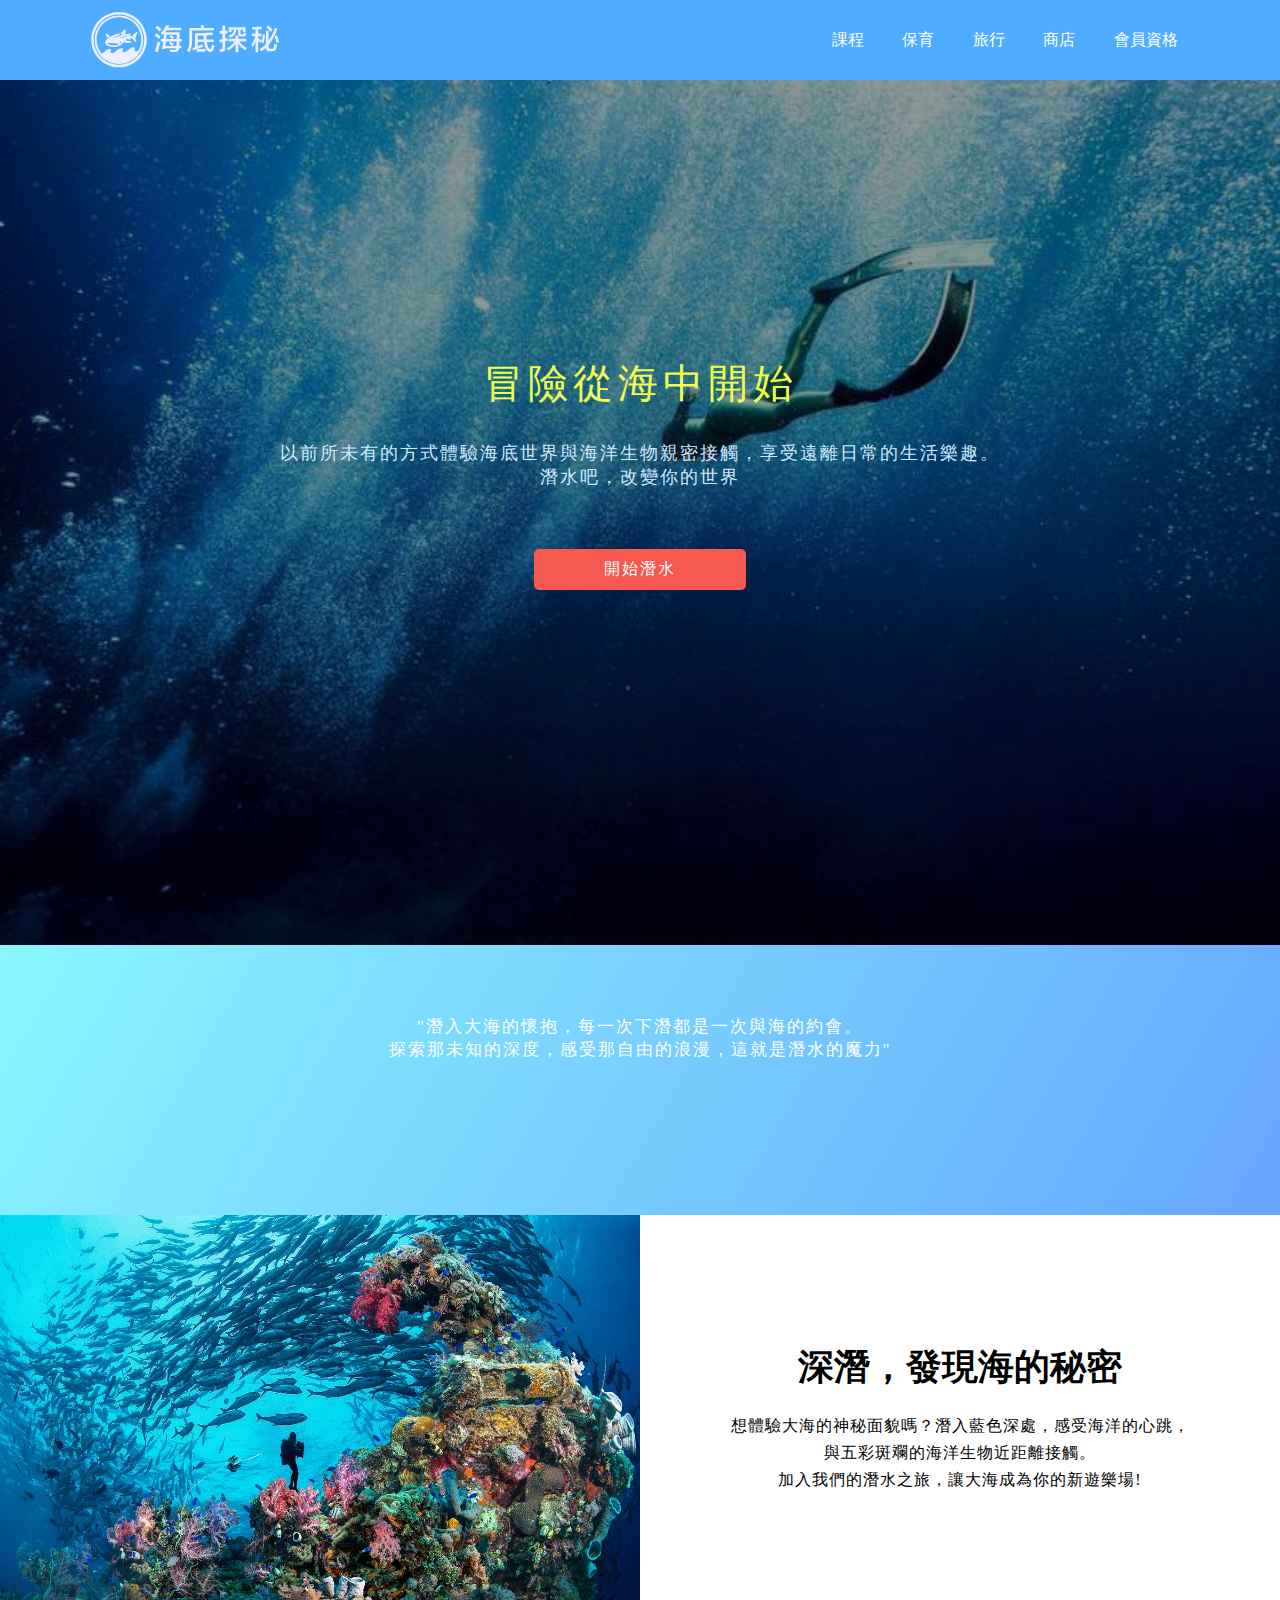
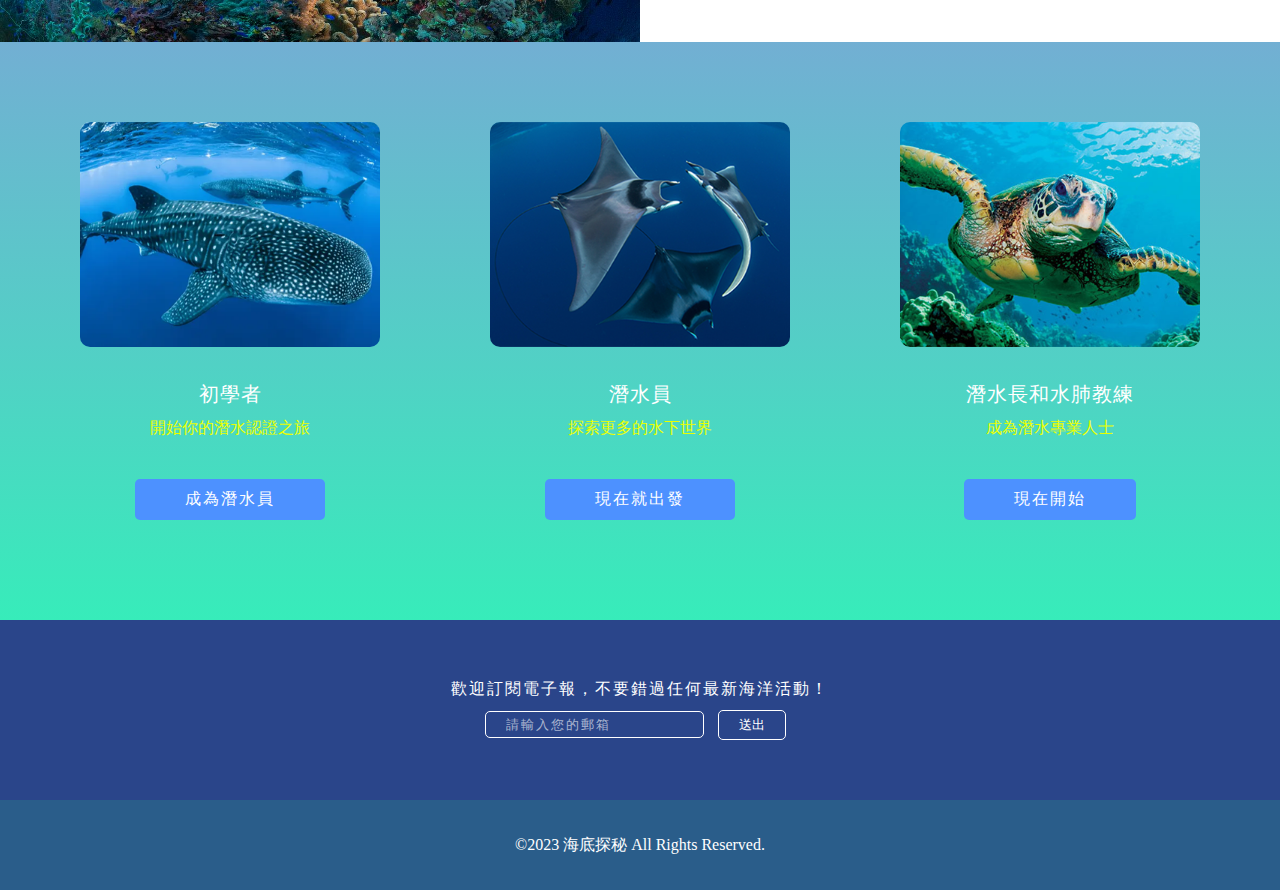
<file: pages/index.html>
<!DOCTYPE html>
<html lang="en">

<head>
  <meta charset="UTF-8">
  <meta name="viewport" content="width=device-width, initial-scale=1.0">
  <title>海底秘探</title>
  <link rel="stylesheet" href="../css/style.css">
</head>

<body>
  <header>
    <button class="menu">&#9776;</button>
    <h1>潛海探秘</h1>
    <nav>
      <ul>
        <li><a href="#">課程</a></li>
        <li><a href="#">保育</a></li>
        <li><a href="#">旅行</a></li>
        <li><a href="#">商店</a></li>
        <li><a href="#">會員資格</a></li>
      </ul>
    </nav>
  </header>
  <main>
    <section class="news">
      <h2>冒險從海中開始</h2>
      <p>以前所未有的方式體驗海底世界與海洋生物親密接觸，享受遠離日常的生活樂趣。<br>潛水吧，改變你的世界</p>
      <a href="#">開始潛水</a>
    </section>
    <section class="slogan">
      <blockquote>"潛入大海的懷抱，每一次下潛都是一次與海的約會。<br>探索那未知的深度，感受那自由的浪漫，這就是潛水的魔力"</blockquote>

    </section>
    <section class="view">
      <img src="../images/special.jpeg" alt="潛水世界">
      <div class="info">
        <h2>深潛，發現海的秘密</h2>
        <p>想體驗大海的神秘面貌嗎？潛入藍色深處，感受海洋的心跳，<br>與五彩斑斕的海洋生物近距離接觸。<br>加入我們的潛水之旅，讓大海成為你的新遊樂場!</p>
      </div>

    </section>
    <section class="product">
      <div class="lesson">
        <img src="../images/1.png" alt="潛水新手">
        <h3>初學者</h3>
        <p>開始你的潛水認證之旅</p>
        <a href="#">成為潛水員</a>
      </div>
      <div class="lesson">
        <img src="../images/2.png" alt="潛水員">
        <h3>潛水員</h3>
        <p>探索更多的水下世界</p>
        <a href="#">現在就出發</a>
      </div>
      <div class="lesson">
        <img src="../images/3.png" alt="潛水教練">
        <h3>潛水長和水肺教練</h3>
        <p>成為潛水專業人士</p>
        <a href="#">現在開始</a>
      </div>
    </section>
    <div class="newsletter">
      <p>歡迎訂閱電子報，不要錯過任何最新海洋活動！</p>
      <form action="">
        <input type="email" name="mail" placeholder="請輸入您的郵箱">
        <input type="submit" value="送出">
      </form>
    </div>
  </main>
  <footer>
    &copy;2023 海底探秘 All Rights Reserved.
  </footer>
</body>

</html>
</file>
<file: css/style.css>
* {
  padding: 0;
  margin: 0;
  box-sizing: border-box;
}

a {
  color: black;
  text-decoration: none;

}

li {
  list-style: none;
}

header {
  position: fixed;
  width: 100%;
  height: 80px;
  background-color: rgba(79, 172, 254);
}

header h1 {
  width: 210px;
  position: absolute;
  left: 80px;
  line-height: 80px;
  font-size: 0px;
  color: white;
  background: url(../images/Logo1-01.svg) no-repeat center center;
}

header ul {
  display: flex;
  position: absolute;
  right: 5vw;
  line-height: 80px;
}

header li {
  margin-right: 3vw;
}

header a {
  color: white;
  text-underline-offset: 1px;
}

header a:hover {
  color: rgb(234, 255, 0);
  text-decoration: underline;
  text-underline-offset: 10px;
  transition: 0.5s;
}

.news {
  display: flex;
  flex-direction: column;
  justify-content: center;
  align-items: center;
  height: 105vh;
  /* overflow: hidden; */
  background: url(../images/banner.png) no-repeat center/cover;
}


.news h2 {
  font-size: 40px;
  letter-spacing: 5px;
  font-weight: 400;
  color: rgb(240, 254, 79);
}

.news p {
  padding: 30px 0px;
  font-size: 18px;
  text-align: center;
  letter-spacing: 2px;
  color: #d1e9ff;
}

.news a {
  margin-top: 30px;
  padding: 10px 70px;
  color: white;
  letter-spacing: 2px;
  background-color: rgb(245, 89, 80);
  border-radius: 5px;
}

.news a:hover {
  background-color: rgb(209, 78, 71);
  transition: 0.5s;
}

.slogan {
  position: relative;
  background-image: linear-gradient(120deg, #89f7fe 0%, #66a6ff 100%);
  height: 30vh;
  overflow: hidden;

}

/* 透過偽類+position定位＆z-index+偽類hover，實現過場動畫 */
.slogan::before {
  content: " ";
  position: absolute;
  top: 50%;
  left: 50%;
  transform: translate(-50%, -50%);
  display: inline-block;
  width: 0px;
  height: 0px;
  background-image: linear-gradient(120deg, #66a6ff 0%, #89f7fe 100%);
  border-radius: 100%;
  z-index: 1;
}



.slogan blockquote {
  position: relative;
  padding-top: 70px;
  font-size: 17px;
  font-weight: 300;
  letter-spacing: 2px;
  text-align: center;
  color: white;
  z-index: 2;

}

.slogan:hover::before {
  width: 1600px;
  height: 1600px;
  transition: 1.5s;

}

.slogan blockquote:hover {
  color: yellow;
  font-size: 22px;
  transition: 1.5s;
}

.view {
  display: flex;
}

.view img {
  width: 50%;
}

.view .info {
  display: flex;
  flex-direction: column;
  justify-content: center;
  width: 50%;
  text-align: center;
}

.view h2 {
  font-size: 36px;
}

.view p {
  padding: 20px;
  letter-spacing: 1px;
  line-height: 1.7em;
}

.product {
  display: flex;
  justify-content: space-between;
  align-items: center;
  padding: 80px 80px;
  text-align: center;
  /* background-image: linear-gradient(60deg, #2af598 0%, #009efd 100%); */
  background-image: linear-gradient(to top, #37ecba 0%, #72afd3 100%);
}

.lesson {
  padding-bottom: 20px;
}

.product .lesson:hover {
  transform: scale(1.05);
  /* 放大效果 */
  box-shadow: 0 6px 8px rgba(0, 0, 0, 0.15);
  transition: 0.5S;
  border-radius: 5px;
}

.product img {
  width: 300px;
  border-radius: 10px;
}

.product h3 {
  color: white;
  font-size: 20px;
  letter-spacing: 1px;
  font-weight: 400;
  margin-top: 30px;
}

.product p {
  margin: 10px 0;
  color: rgb(234, 255, 0);
  font-weight: 300;

}

.product a {
  display: inline-block;
  margin-top: 30px;
  padding: 10px 50px;
  color: white;
  letter-spacing: 2px;
  background-color: #4d91ff;
  border-radius: 5px;
}

.product a:hover {
  background-color: #0f69fa;
  transition: 0.5s;
}

.newsletter {
  display: flex;
  flex-direction: column;
  justify-content: center;
  align-items: center;
  background-color: #2a458a;
  height: 20vh;
}

.newsletter p {
  color: white;
  font-weight: 300;
  letter-spacing: 2px;
  margin-bottom: 10px;
}

.newsletter input {
  color: white;
  margin-right: 10px;
  padding: 5px 20px;
  background-color: transparent;
  border: 0.5px solid white;
  border-radius: 5px;
  outline: none;
}

.newsletter input::placeholder {
  font-weight: 300;
  letter-spacing: 2px;
  color: rgba(255, 255, 255, 0.606);
}

.newsletter input[type="submit"]:hover {
  color: black;
  background-color: white;
  transition: 0.5s;
}


footer {
  color: white;
  height: 10vh;
  line-height: 10vh;
  text-align: center;
  background-color: #2a5d8a;
}

.menu {
  display: none;
}

/* RWD */
@media screen and (max-width:768px) {
  header nav {
    display: none;
  }

  header h1 {
    left: 50%;
    transform: translateX(-50%);
  }

  .menu {
    display: block;
    position: absolute;
    top: 10px;
    left: 15px;
    color: white;
    font-size: 35px;
    background-color: transparent;
    border: none;
    cursor: pointer;
  }

  .slogan blockquote {
    padding: 70px 30px 0px;
    font-size: 14px;
    line-height: 2em;
  }

  .slogan blockquote:hover {
    font-size: 14px;
  }

  .news p {
    margin-top: 30px;
    font-size: 16px;
    padding: 0 15px;
  }

  .view {
    flex-direction: column;
  }

  .view img {
    width: 100%;
  }

  .view .info {
    width: 100%;
  }

  .view .info h2 {
    margin-top: 30px;
  }

  .view .info p {
    margin: 20px;
    font-size: 14px;
  }

  .product {
    flex-direction: column;
  }

  .product .lesson {
    margin-bottom: 60px;
  }

  .newsletter p {
    font-size: 14px;
  }

  .newsletter form {
    display: flex;
    flex-direction: column;
    align-items: center;
  }

  .newsletter input[type="submit"] {
    margin-top: 10px;
    width: 80px;
    height: 35px;


  }

}
</file>
